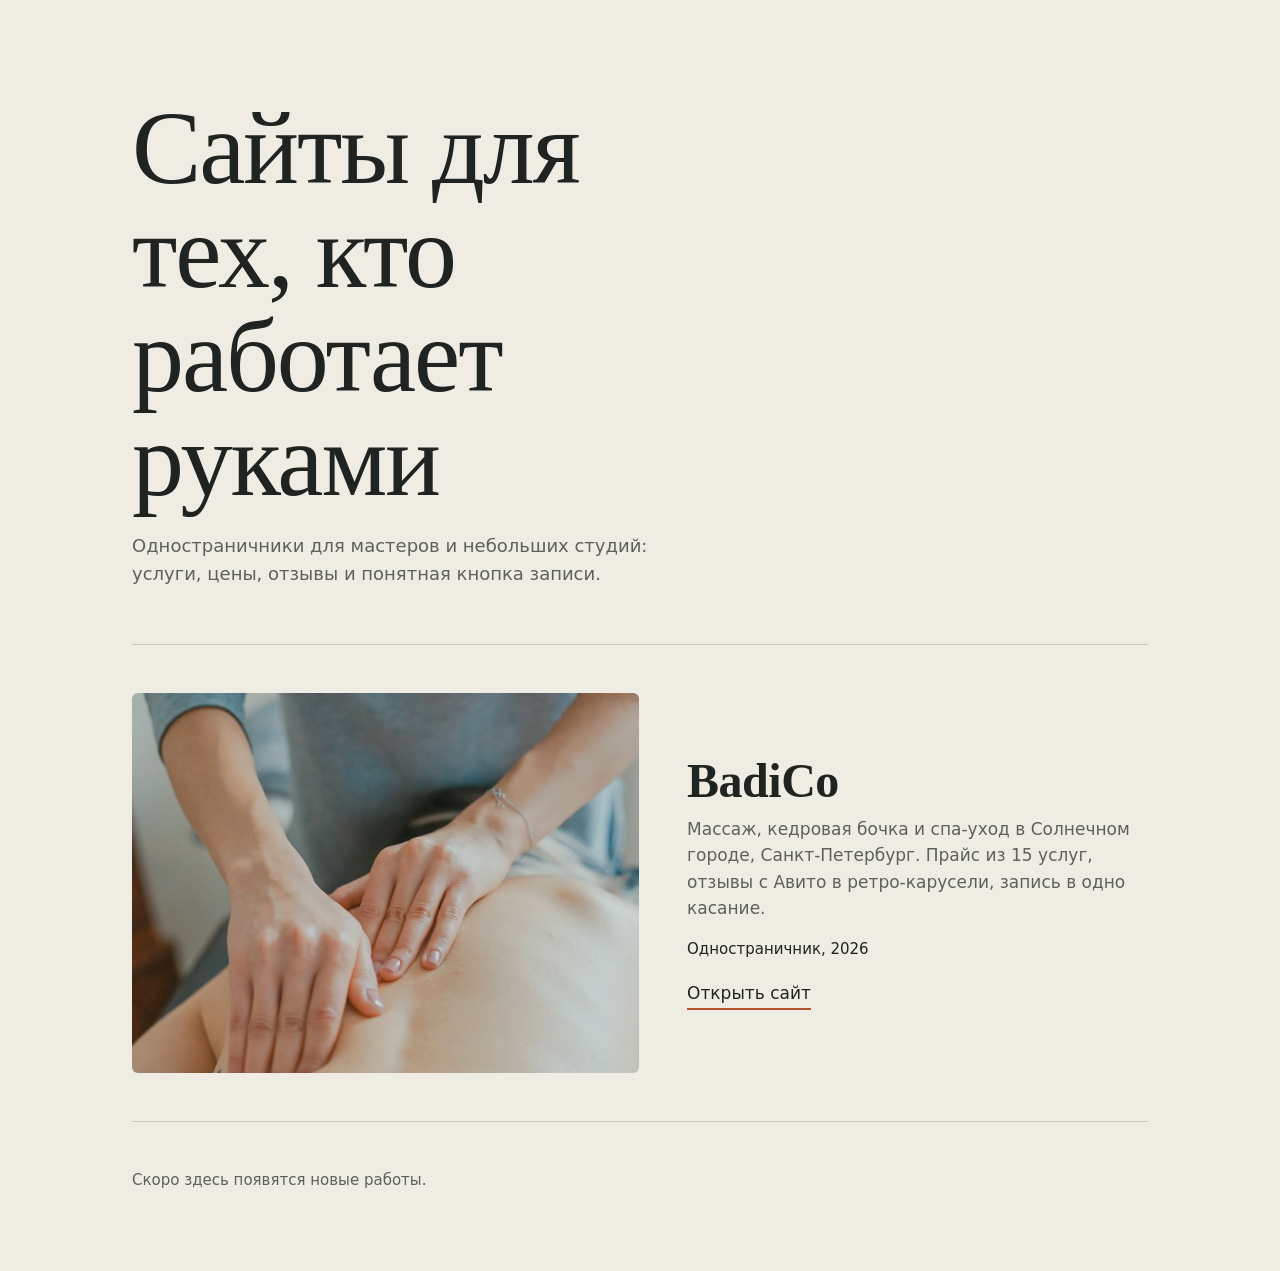
<file: index.html>
<!DOCTYPE html>
<html lang="ru">
<head>
  <meta charset="UTF-8">
  <meta http-equiv="Content-Security-Policy" content="default-src 'self'; style-src 'self' 'unsafe-inline' https://fonts.googleapis.com; font-src https://fonts.gstatic.com; img-src 'self' data:; script-src 'none'; object-src 'none'; base-uri 'self'; form-action 'none'">
  <meta name="referrer" content="strict-origin-when-cross-origin">
  <meta name="viewport" content="width=device-width, initial-scale=1">
  <title>Best websites – портфолио сайтов</title>
  <meta name="description" content="Сайты для мастеров и небольших студий: одностраничники с записью, ценами и отзывами.">
  <link rel="icon" href="data:image/svg+xml,%3Csvg xmlns='http://www.w3.org/2000/svg' viewBox='0 0 64 64'%3E%3Crect width='64' height='64' rx='14' fill='%231f2420'/%3E%3Cpath d='M18 44V20h12a8 8 0 0 1 0 16H18' fill='none' stroke='%23e9c46a' stroke-width='6'/%3E%3C/svg%3E">
  <link rel="preconnect" href="https://fonts.googleapis.com">
  <link rel="preconnect" href="https://fonts.gstatic.com" crossorigin>
  <link href="https://fonts.googleapis.com/css2?family=Literata:opsz,wght@7..72,400;7..72,600&family=Golos+Text:wght@400;500&display=swap" rel="stylesheet">
  <style>
    :root {
      --bg: #efece4;
      --ink: #1f2420;
      --soft: #5d6259;
      --line: #cfc9bb;
      --accent: #b5532f;
      --gutter: 16px;
    }
    * { box-sizing: border-box; }
    body {
      margin: 0; background: var(--bg); color: var(--ink);
      font: 400 17px/1.55 "Golos Text", system-ui, sans-serif;
      -webkit-font-smoothing: antialiased;
    }
    a { color: inherit; }
    :focus-visible { outline: 3px solid var(--accent); outline-offset: 4px; }
    .wrap { max-width: 1080px; margin: 0 auto; padding: 0 var(--gutter); }

    header { padding: 56px 0 40px; border-bottom: 1px solid var(--line); }
    h1 {
      font: 400 clamp(44px, 10vw, 104px)/1 "Literata", Georgia, serif;
      letter-spacing: -.02em; margin: 0 0 20px; max-width: 12ch;
    }
    .lead { color: var(--soft); max-width: 46ch; margin: 0; font-size: 18px; }

    .works { list-style: none; margin: 0; padding: 0; }
    .work { border-bottom: 1px solid var(--line); }
    .work a {
      display: grid; gap: 20px; padding: 32px 0; text-decoration: none;
    }
    .work img {
      display: block; width: 100%; height: auto; aspect-ratio: 4 / 3; object-fit: cover; object-position: center 40%; border-radius: 6px;
      transition: transform .5s cubic-bezier(.2,.7,.2,1);
    }
    .work h2 {
      font: 600 clamp(30px, 6vw, 48px)/1.05 "Literata", Georgia, serif;
      margin: 0 0 10px; letter-spacing: -.01em;
    }
    .work p { margin: 0 0 14px; color: var(--soft); max-width: 44ch; }
    .work .meta { font-size: 15px; color: var(--ink); }
    .work .go {
      display: inline-block; margin-top: 18px; font-weight: 500;
      border-bottom: 2px solid var(--accent); padding-bottom: 2px;
    }
    @media (hover: hover) {
      .work a:hover img { transform: scale(1.02); }
      .work a:hover .go { color: var(--accent); }
    }

    .next { padding: 32px 0 64px; color: var(--soft); font-size: 15px; }

    @media (min-width: 768px) {
      :root { --gutter: 32px; }
      header { padding: 96px 0 56px; }
      .work a { grid-template-columns: 1.1fr 1fr; gap: 48px; align-items: center; padding: 48px 0; }
    }
    @media (prefers-reduced-motion: reduce) { .work img { transition: none; } }
  </style>
</head>
<body>
  <main class="wrap">
    <header>
      <h1>Сайты для тех, кто работает руками</h1>
      <p class="lead">Одностраничники для мастеров и небольших студий: услуги, цены, отзывы и понятная кнопка записи.</p>
    </header>

    <ul class="works">
      <li class="work">
        <a href="https://massazh-badico.vercel.app/">
          <img src="massazh-arina/img/massazh-ruki-700.jpg" width="700" height="1050" alt="Сайт BadiCo: руки мастера массируют спину">
          <div>
            <h2>BadiCo</h2>
            <p>Массаж, кедровая бочка и спа-уход в Солнечном городе, Санкт-Петербург. Прайс из 15 услуг, отзывы с Авито в ретро-карусели, запись в одно касание.</p>
            <span class="meta">Одностраничник, 2026</span><br>
            <span class="go">Открыть сайт</span>
          </div>
        </a>
      </li>
    </ul>

    <p class="next">Скоро здесь появятся новые работы.</p>
  </main>
</body>
</html>
</file>
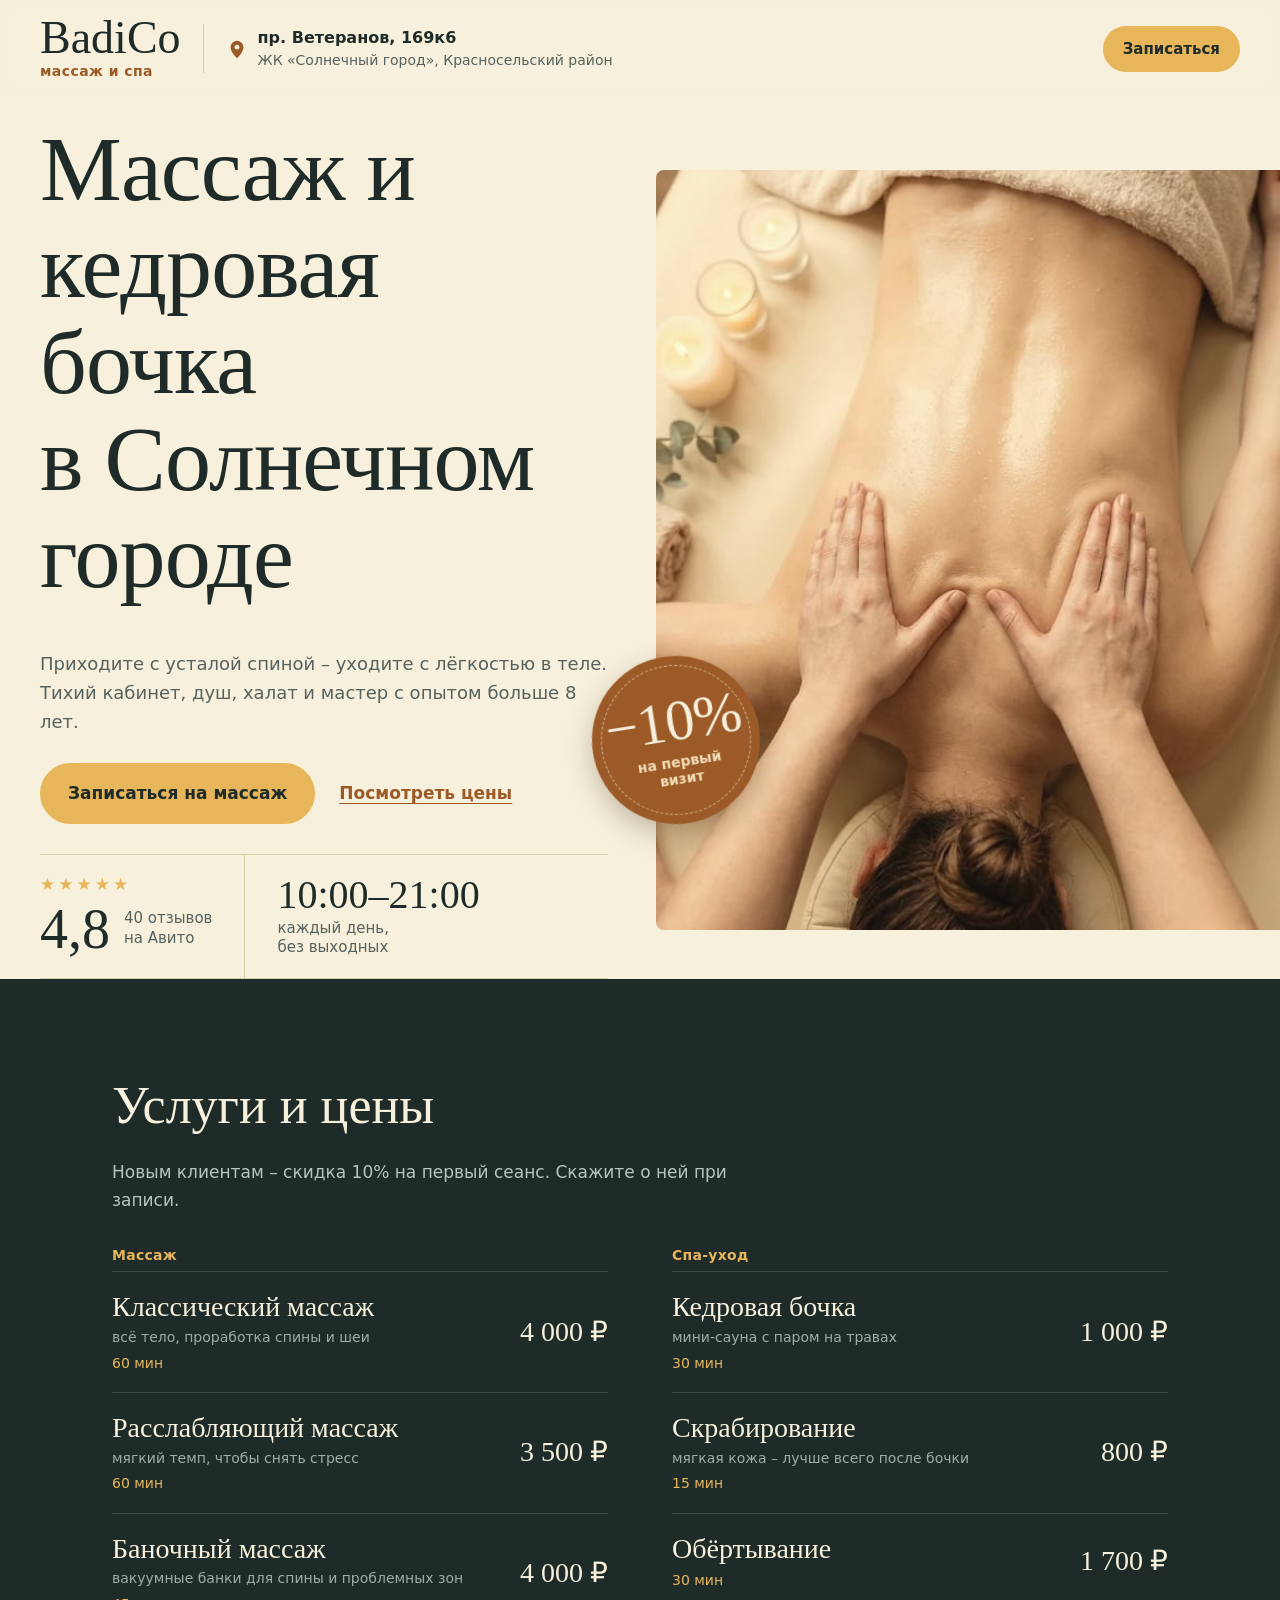
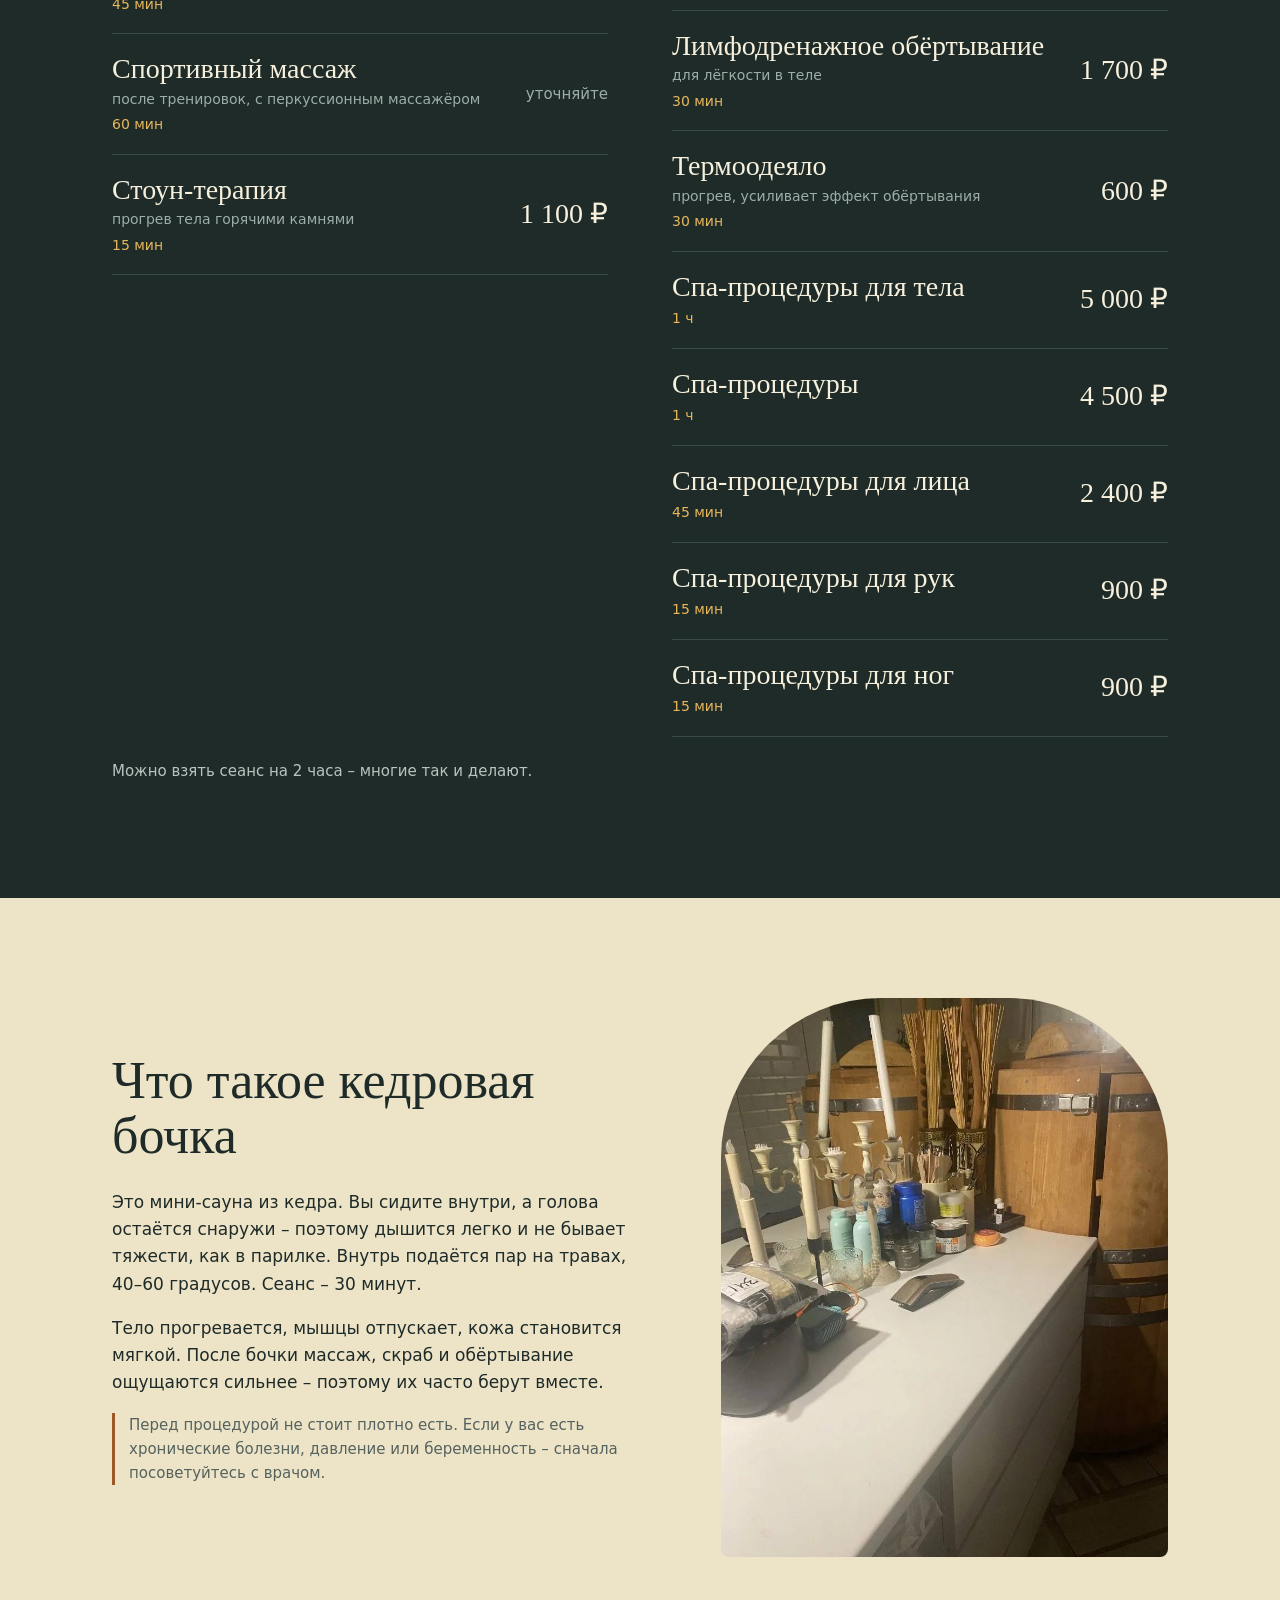
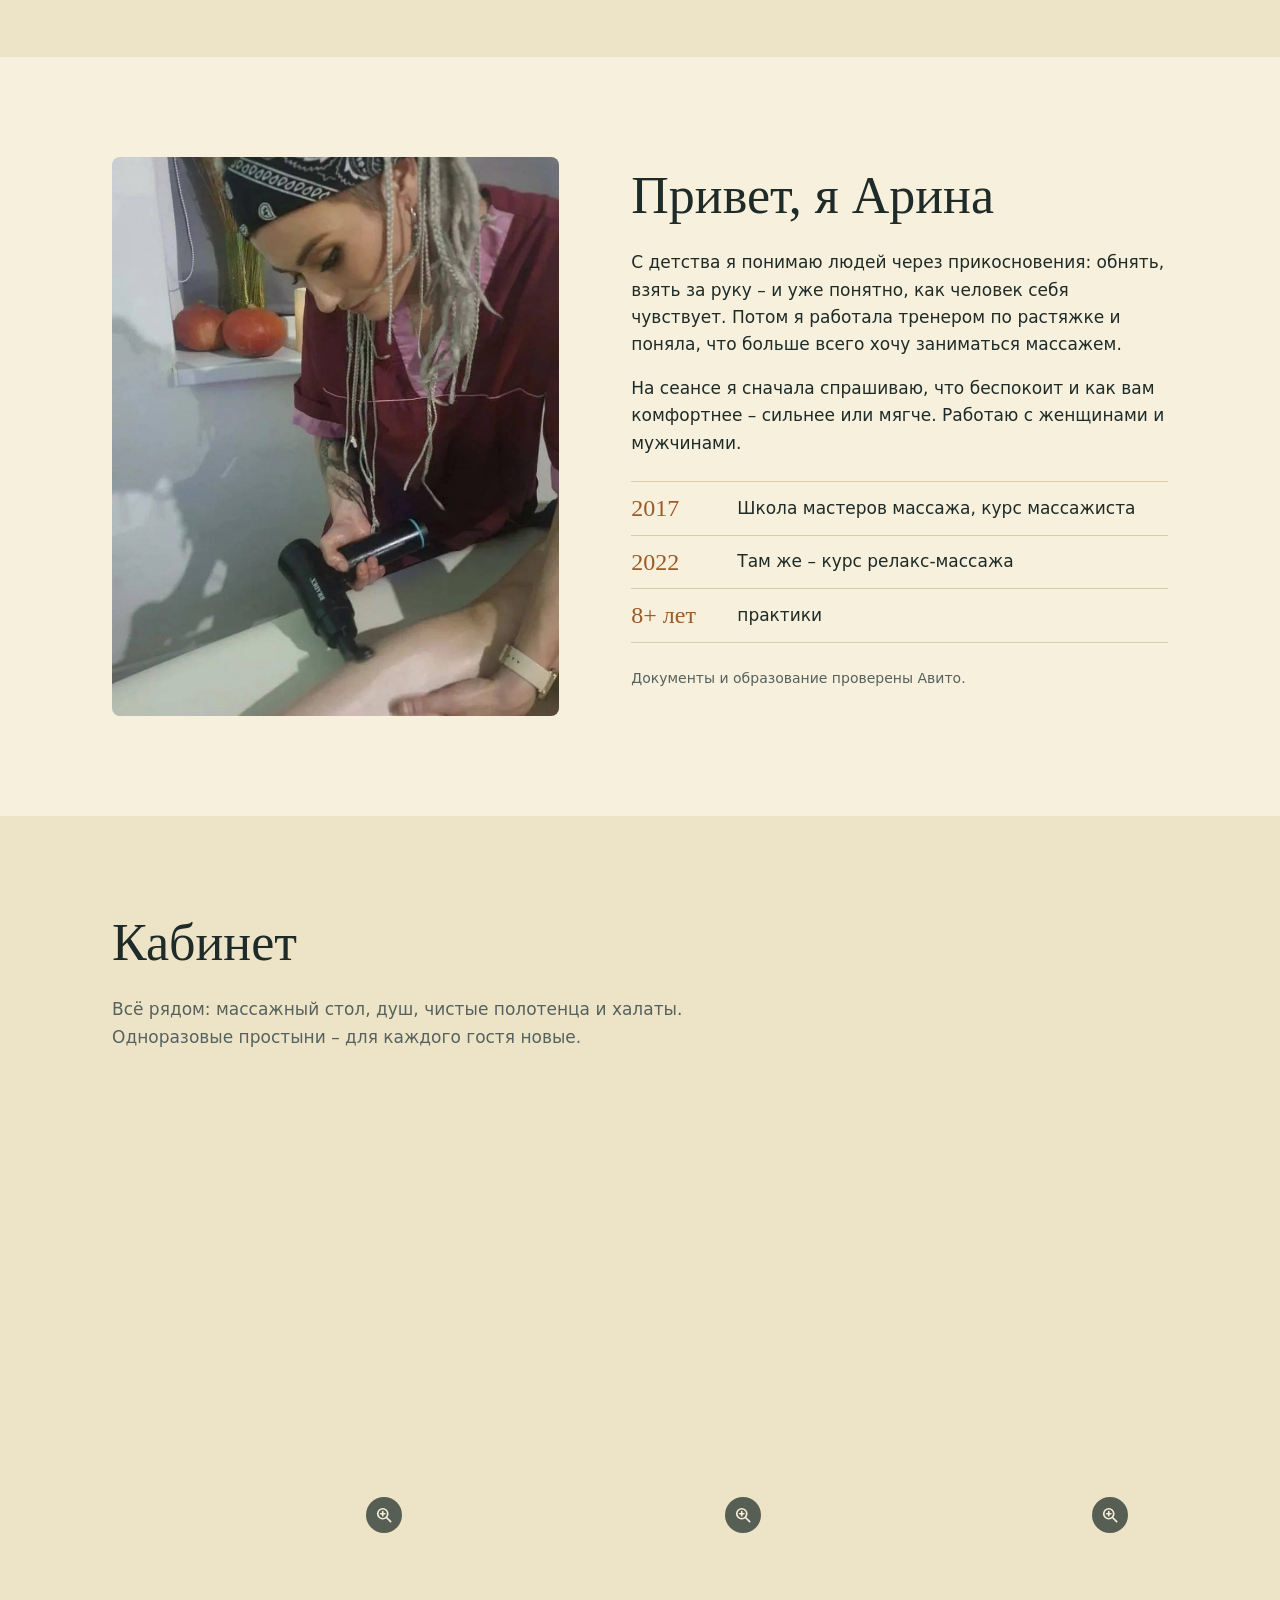
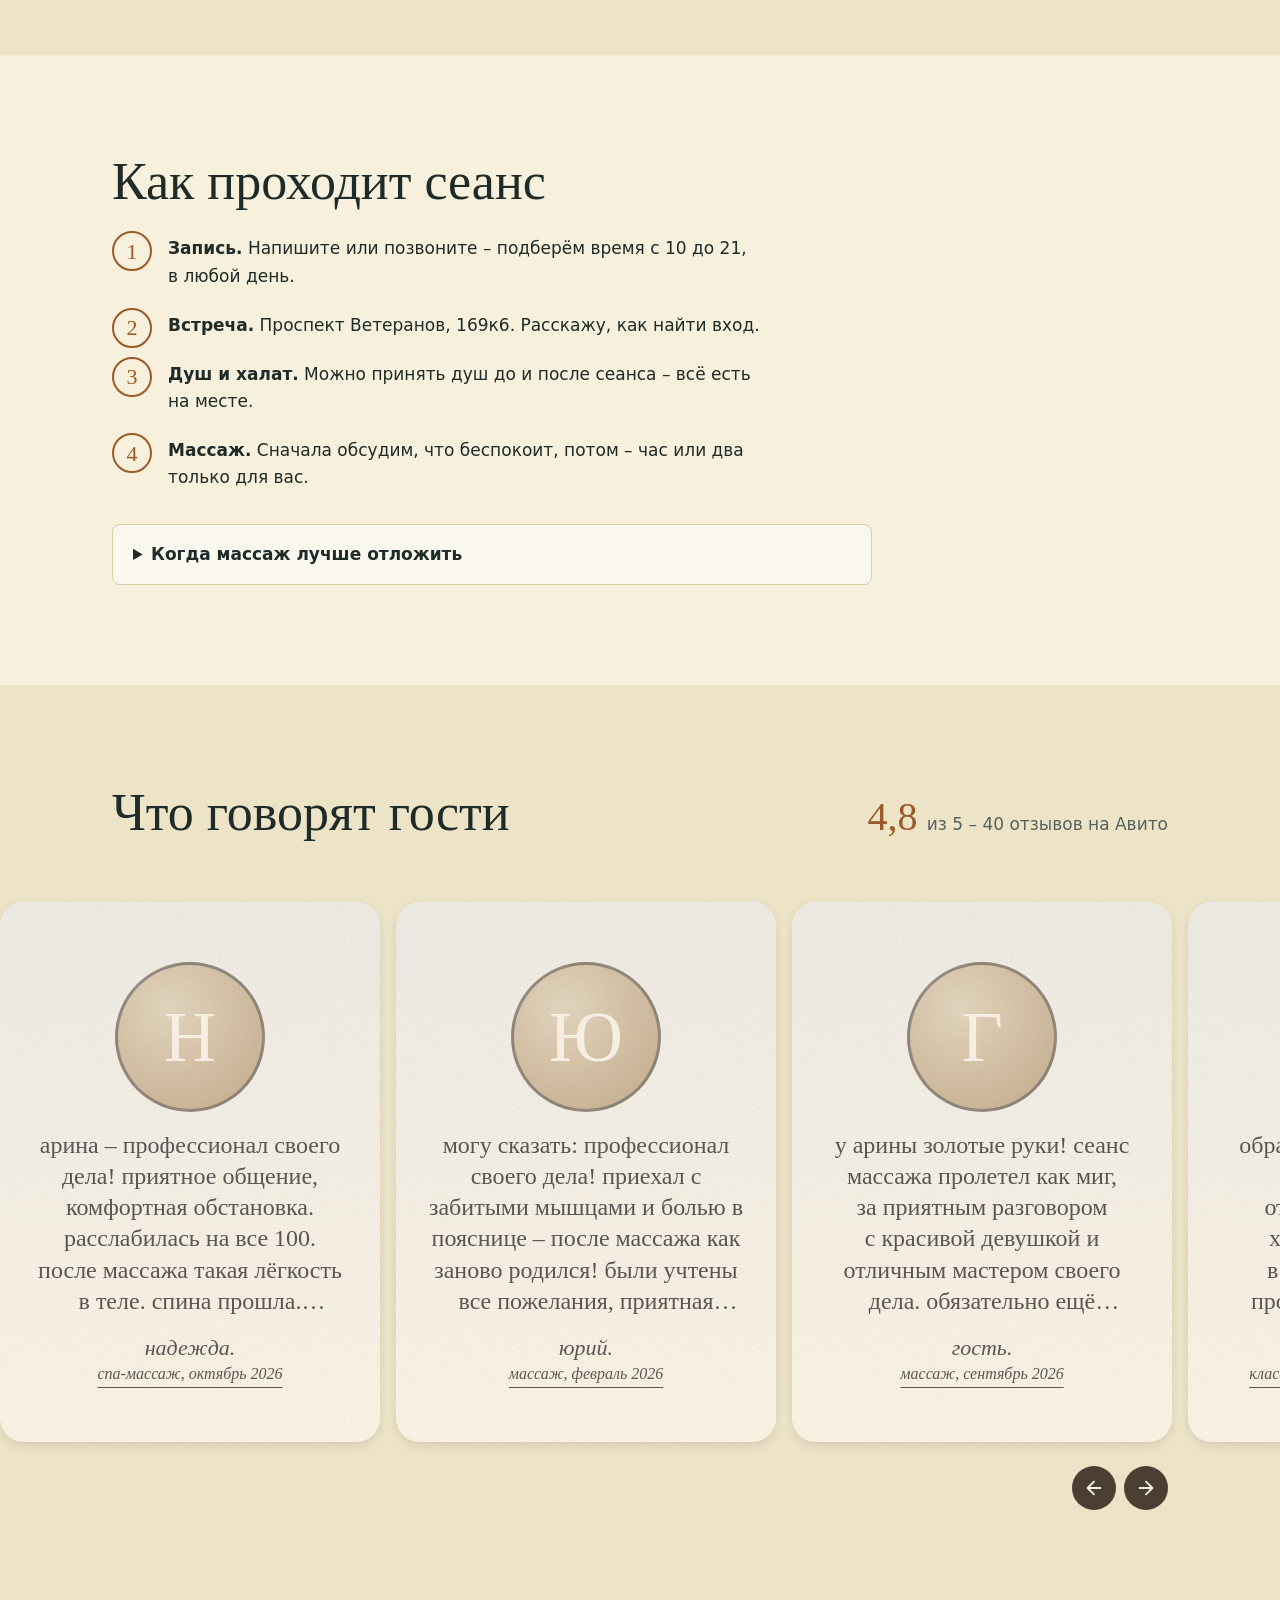
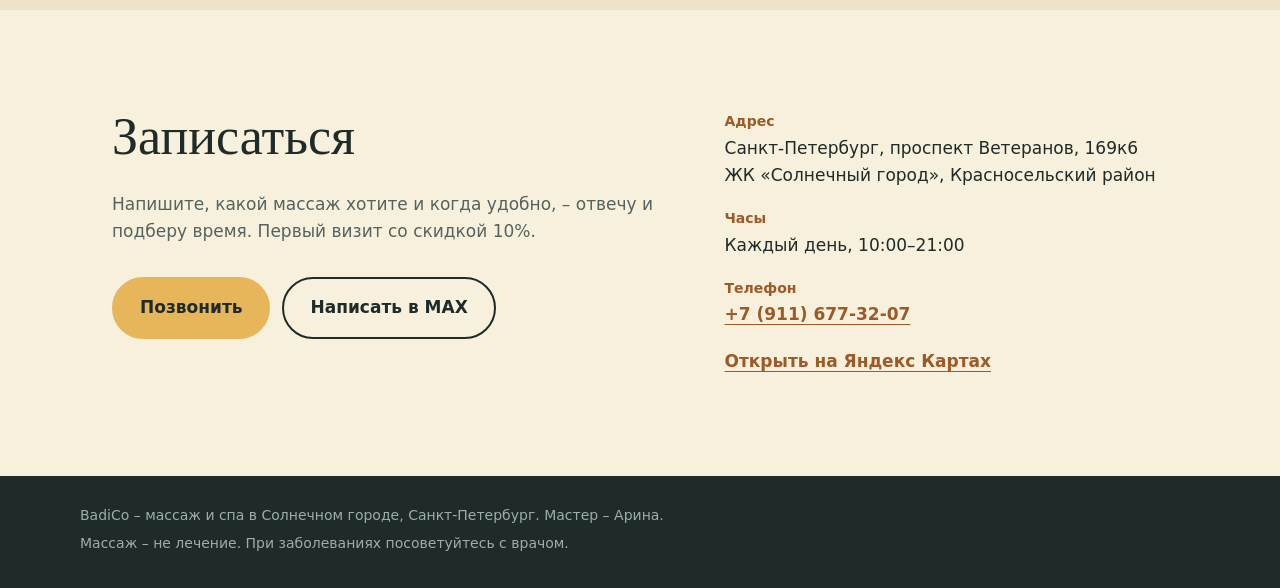
<file: massazh-arina/index.html>
<!DOCTYPE html>
<html lang="ru">
<head>
  <meta charset="UTF-8">
  <meta http-equiv="Content-Security-Policy" content="default-src 'self'; script-src 'self'; style-src 'self' https://fonts.googleapis.com; font-src https://fonts.gstatic.com; img-src 'self' data:; connect-src 'self'; object-src 'none'; base-uri 'self'; form-action 'none'">
  <meta name="referrer" content="strict-origin-when-cross-origin">
  <meta name="viewport" content="width=device-width, initial-scale=1">
  <title>BadiCo – массаж и кедровая бочка в Солнечном городе, СПб</title>
  <meta name="description" content="BadiCo – классический, расслабляющий и баночный массаж, кедровая бочка и спа-уход у мастера Арины. Проспект Ветеранов, 169к6, ЖК «Солнечный город», Санкт-Петербург. Ежедневно 10:00–21:00. Скидка 10% на первый визит.">
  <link rel="icon" href="img/favicon.svg" type="image/svg+xml">
  <link rel="preconnect" href="https://fonts.googleapis.com">
  <link rel="preconnect" href="https://fonts.gstatic.com" crossorigin>
  <link href="https://fonts.googleapis.com/css2?family=Forum&family=Manrope:wght@400;500;700&display=swap" rel="stylesheet">
  <link rel="stylesheet" href="css/style.css">
</head>
<body>

<header class="top">
  <div class="brand">
    <a class="logo" href="#">BadiCo<span>массаж и спа</span></a>
    <a class="brand__place" href="https://yandex.ru/maps/?text=%D0%A1%D0%B0%D0%BD%D0%BA%D1%82-%D0%9F%D0%B5%D1%82%D0%B5%D1%80%D0%B1%D1%83%D1%80%D0%B3%2C%20%D0%BF%D1%80%D0%BE%D1%81%D0%BF%D0%B5%D0%BA%D1%82%20%D0%92%D0%B5%D1%82%D0%B5%D1%80%D0%B0%D0%BD%D0%BE%D0%B2%2C%20169%D0%BA6" target="_blank" rel="noopener" aria-label="Проспект Ветеранов, 169к6, ЖК «Солнечный город» – открыть на Яндекс Картах">
      <svg class="brand__pin" viewBox="0 0 24 24" aria-hidden="true"><path d="M12 22s7-6.4 7-12a7 7 0 1 0-14 0c0 5.6 7 12 7 12Z"/><circle cx="12" cy="10" r="2.6"/></svg>
      <span><b>пр. Ветеранов, 169к6</b>ЖК «Солнечный город»<span class="brand__area">, Красносельский район</span></span>
    </a>
  </div>
  <a class="btn btn--small" href="#zapis">Записаться</a>
</header>

<main>

  <!-- Первый экран -->
  <section class="hero">
    <div class="hero__text">
      <h1>Массаж и кедровая бочка в&nbsp;Солнечном городе</h1>
      <p class="hero__lead">Приходите с усталой спиной – уходите с лёгкостью в теле. Тихий кабинет, душ, халат и мастер с опытом больше 8 лет.</p>
      <div class="hero__actions">
        <a class="btn" href="#zapis">Записаться на массаж</a>
        <a class="link" href="#ceny">Посмотреть цены</a>
      </div>
      <div class="hero__facts">
        <a class="fact fact--rating" href="#otzyvy">
          <span class="fact__stars" aria-hidden="true">★★★★★</span>
          <span class="fact__big">4,8</span>
          <span class="fact__note">40 отзывов<br>на Авито</span>
        </a>
        <div class="fact fact--hours">
          <span class="fact__big">10:00–21:00</span>
          <span class="fact__note">каждый день,<br>без выходных</span>
        </div>
      </div>
    </div>
    <figure class="hero__photo">
      <img
        src="img/massazh-spina.jpg"
        width="572" height="1024"
        alt="Женщина лежит на массажном столе, руки мастера массируют ей спину, рядом горят свечи"
        fetchpriority="high">
      <figcaption class="seal">
        <span class="seal__big">−10%</span>
        <span class="seal__note">на первый<br>визит</span>
      </figcaption>
    </figure>
  </section>

  <!-- Услуги и цены -->
  <section class="section prices" id="ceny">
    <div class="wrap">
      <h2>Услуги и цены</h2>
      <p class="section__lead">Новым клиентам – скидка 10% на первый сеанс. Скажите о ней при записи.</p>

      <div class="price-groups">
        <div class="price-group">
          <h3>Массаж</h3>
          <ul class="price-list">
            <li>
              <div class="price-list__name">Классический массаж<small>всё тело, проработка спины и шеи</small></div>
              <span class="price-list__time">60 мин</span>
              <span class="price-list__price">4 000 ₽</span>
            </li>
            <li>
              <div class="price-list__name">Расслабляющий массаж<small>мягкий темп, чтобы снять стресс</small></div>
              <span class="price-list__time">60 мин</span>
              <span class="price-list__price">3 500 ₽</span>
            </li>
            <li>
              <div class="price-list__name">Баночный массаж<small>вакуумные банки для спины и проблемных зон</small></div>
              <span class="price-list__time">45 мин</span>
              <span class="price-list__price">4 000 ₽</span>
            </li>
            <li>
              <div class="price-list__name">Спортивный массаж<small>после тренировок, с перкуссионным массажёром</small></div>
              <span class="price-list__time">60 мин</span>
              <!-- ЗАГЛУШКА: уточнить цену -->
              <span class="price-list__price price-list__price--ask">уточняйте</span>
            </li>
            <li>
              <div class="price-list__name">Стоун-терапия<small>прогрев тела горячими камнями</small></div>
              <span class="price-list__time">15 мин</span>
              <span class="price-list__price">1 100 ₽</span>
            </li>
          </ul>
        </div>

        <div class="price-group">
          <h3>Спа-уход</h3>
          <ul class="price-list">
            <li>
              <div class="price-list__name">Кедровая бочка<small>мини-сауна с паром на травах</small></div>
              <span class="price-list__time">30 мин</span>
              <span class="price-list__price">1 000 ₽</span>
            </li>
            <li>
              <div class="price-list__name">Скрабирование<small>мягкая кожа – лучше всего после бочки</small></div>
              <span class="price-list__time">15 мин</span>
              <span class="price-list__price">800 ₽</span>
            </li>
            <li>
              <div class="price-list__name">Обёртывание</div>
              <span class="price-list__time">30 мин</span>
              <span class="price-list__price">1 700 ₽</span>
            </li>
            <li>
              <div class="price-list__name">Лимфодренажное обёртывание<small>для лёгкости в теле</small></div>
              <span class="price-list__time">30 мин</span>
              <span class="price-list__price">1 700 ₽</span>
            </li>
            <li>
              <div class="price-list__name">Термоодеяло<small>прогрев, усиливает эффект обёртывания</small></div>
              <span class="price-list__time">30 мин</span>
              <span class="price-list__price">600 ₽</span>
            </li>
            <li>
              <div class="price-list__name">Спа-процедуры для тела</div>
              <span class="price-list__time">1 ч</span>
              <span class="price-list__price">5 000 ₽</span>
            </li>
            <li>
              <div class="price-list__name">Спа-процедуры</div>
              <span class="price-list__time">1 ч</span>
              <span class="price-list__price">4 500 ₽</span>
            </li>
            <li>
              <div class="price-list__name">Спа-процедуры для лица</div>
              <span class="price-list__time">45 мин</span>
              <span class="price-list__price">2 400 ₽</span>
            </li>
            <li>
              <div class="price-list__name">Спа-процедуры для рук</div>
              <span class="price-list__time">15 мин</span>
              <span class="price-list__price">900 ₽</span>
            </li>
            <li>
              <div class="price-list__name">Спа-процедуры для ног</div>
              <span class="price-list__time">15 мин</span>
              <span class="price-list__price">900 ₽</span>
            </li>
          </ul>
        </div>
      </div>
<p class="prices__note">Можно взять сеанс на 2 часа – многие так и делают.</p>
    </div>
  </section>

  <!-- Кедровая бочка -->
  <section class="section barrel">
    <div class="wrap barrel__grid">
      <div class="barrel__text">
        <h2>Что такое кедровая бочка</h2>
        <p>Это мини-сауна из кедра. Вы сидите внутри, а голова остаётся снаружи – поэтому дышится легко и не бывает тяжести, как в парилке. Внутрь подаётся пар на травах, 40–60 градусов. Сеанс – 30 минут.</p>
        <p>Тело прогревается, мышцы отпускает, кожа становится мягкой. После бочки массаж, скраб и обёртывание ощущаются сильнее – поэтому их часто берут вместе.</p>
        <p class="barrel__warn">Перед процедурой не стоит плотно есть. Если у вас есть хронические болезни, давление или беременность – сначала посоветуйтесь с врачом.</p>
      </div>
      <img class="barrel__img" src="img/stol-bochki.jpg" width="827" height="1093" loading="lazy" alt="Кедровые бочки, свечи, веники и масла для процедур">
    </div>
  </section>

  <!-- Обо мне -->
  <section class="section about" id="obo-mne">
    <div class="wrap about__grid">
      <img class="about__img" src="img/arina.jpg" width="826" height="1089" loading="lazy" alt="Арина делает массаж ног перкуссионным массажёром">
      <div class="about__text">
        <h2>Привет, я Арина</h2>
        <p>С детства я понимаю людей через прикосновения: обнять, взять за руку – и уже понятно, как человек себя чувствует. Потом я работала тренером по растяжке и поняла, что больше всего хочу заниматься массажем.</p>
        <p>На сеансе я сначала спрашиваю, что беспокоит и как вам комфортнее – сильнее или мягче. Работаю с женщинами и мужчинами.</p>
        <dl class="about__list">
          <div><dt>2017</dt><dd>Школа мастеров массажа, курс массажиста</dd></div>
          <div><dt>2022</dt><dd>Там же – курс релакс-массажа</dd></div>
          <div><dt>8+ лет</dt><dd>практики</dd></div>
        </dl>
        <p class="about__check">Документы и образование проверены Авито.</p>
      </div>
    </div>
  </section>

  <!-- Фото кабинета -->
  <section class="section gallery">
    <div class="wrap">
      <h2>Кабинет</h2>
      <p class="section__lead">Всё рядом: массажный стол, душ, чистые полотенца и халаты. Одноразовые простыни – для каждого гостя новые.</p>
    </div>
    <div class="gallery__track" tabindex="0" aria-label="Фотографии кабинета, листайте вбок, нажмите на фото, чтобы увеличить">
      <button class="gallery__item" type="button"><img src="img/kabinet-bochka.jpg" width="827" height="1080" loading="lazy" alt="Кабинет Арины: кедровая бочка и два массажных стола"></button>
      <button class="gallery__item" type="button"><img src="img/massazhnyj-stol.jpg" width="827" height="1098" loading="lazy" alt="Массажный стол с одноразовой простынёй и полотенцами"></button>
      <button class="gallery__item" type="button"><img src="img/dush.jpg" width="827" height="1071" loading="lazy" alt="Душевая кабина рядом с массажным столом"></button>
      <button class="gallery__item" type="button"><img src="img/kabinet-obshchij.jpg" width="827" height="604" loading="lazy" alt="Кабинет: столик с маслами, свечи и кедровые бочки"></button>
      <button class="gallery__item" type="button"><img src="img/stol-bochki.jpg" width="827" height="1093" loading="lazy" alt="Кедровые бочки и банные веники"></button>
    </div>
    <!-- Фото кабинета крупно -->
    <dialog class="lightbox" aria-label="Фото кабинета крупно">
      <figure class="lightbox__figure">
        <img class="lightbox__img" alt="">
        <figcaption class="lightbox__caption"><span class="lightbox__text"></span><span class="lightbox__count"></span></figcaption>
      </figure>
      <button class="lightbox__btn lightbox__close" type="button" aria-label="Закрыть фото">
        <svg viewBox="0 0 24 24" aria-hidden="true"><path d="M6 6l12 12M18 6L6 18"/></svg>
      </button>
      <button class="lightbox__btn lightbox__prev" type="button" aria-label="Предыдущее фото">
        <svg viewBox="0 0 24 24" aria-hidden="true"><path d="M15 5l-7 7 7 7"/></svg>
      </button>
      <button class="lightbox__btn lightbox__next" type="button" aria-label="Следующее фото">
        <svg viewBox="0 0 24 24" aria-hidden="true"><path d="M9 5l7 7-7 7"/></svg>
      </button>
    </dialog>
  </section>

  <!-- Как проходит сеанс -->
  <section class="section steps">
    <div class="wrap">
      <h2>Как проходит сеанс</h2>
      <ol class="steps__list">
        <li><b>Запись.</b> Напишите или позвоните – подберём время с 10 до 21, в любой день.</li>
        <li><b>Встреча.</b> Проспект Ветеранов, 169к6. Расскажу, как найти вход.</li>
        <li><b>Душ и халат.</b> Можно принять душ до и после сеанса – всё есть на месте.</li>
        <li><b>Массаж.</b> Сначала обсудим, что беспокоит, потом – час или два только для вас.</li>
      </ol>
      <details class="contra">
        <summary>Когда массаж лучше отложить</summary>
        <p>Температура и простуда, острое воспаление, обострение хронических болезней, кожные высыпания в зоне массажа, тромбоз, онкология, беременность (без согласия врача). Если сомневаетесь – спросите меня при записи.</p>
      </details>
    </div>
  </section>

  <!-- Отзывы: карусель в ретро-стиле. Нажмите на карточку – отзыв откроется целиком -->
  <section class="section reviews" id="otzyvy">
    <div class="wrap">
      <div class="reviews__head">
        <h2>Что говорят гости</h2>
        <p class="reviews__score"><b>4,8</b> из 5 – 40 отзывов на Авито</p>
      </div>
    </div>

    <div class="carousel">
      <div class="carousel__track" tabindex="0" aria-label="Отзывы, листайте вбок">
        <button class="t-card" type="button" data-initial="Н">
          <span class="t-card__text">Арина – профессионал своего дела! Приятное общение, комфортная обстановка. Расслабилась на все 100. После массажа такая лёгкость в теле. Спина прошла. Рекомендую! Теперь буду постоянным клиентом.</span>
          <span class="t-card__name">Надежда</span>
          <span class="t-card__meta">спа-массаж, октябрь 2026</span>
        </button>
        <button class="t-card" type="button" data-initial="Ю">
          <span class="t-card__text">Могу сказать: профессионал своего дела! Приехал с забитыми мышцами и болью в пояснице – после массажа как заново родился! Были учтены все пожелания, приятная атмосфера. Огромное спасибо! Ещё не раз обращусь!</span>
          <span class="t-card__name">Юрий</span>
          <span class="t-card__meta">массаж, февраль 2026</span>
        </button>
        <button class="t-card" type="button" data-initial="Г">
          <span class="t-card__text">У Арины золотые руки! Сеанс массажа пролетел как миг, за приятным разговором с красивой девушкой и отличным мастером своего дела. Обязательно ещё вернусь!</span>
          <span class="t-card__name">Гость</span>
          <span class="t-card__meta">массаж, сентябрь 2026</span>
        </button>
        <button class="t-card" type="button" data-initial="Р">
          <span class="t-card__text">Обратился за классическим массажем, Арина отличный специалист. Хорошо расслабило и в то же время хорошо промяли спину. Спасибо!</span>
          <span class="t-card__name">Роман</span>
          <span class="t-card__meta">классический массаж, сентябрь 2026</span>
        </button>
        <button class="t-card" type="button" data-initial="Д">
          <span class="t-card__text">Шикарный мастер, два часа пролетели незаметно. После массажа ушёл расслабленный и счастливый, руки волшебные!</span>
          <span class="t-card__name">Дмитрий</span>
          <span class="t-card__meta">массаж 2 часа, май 2026</span>
        </button>
        <button class="t-card" type="button" data-initial="А">
          <span class="t-card__text">Делала спортивный массаж. Результатом очень довольна, рекомендую.</span>
          <span class="t-card__name">Анастасия</span>
          <span class="t-card__meta">спортивный массаж, июнь 2026</span>
        </button>
        <button class="t-card" type="button" data-initial="С">
          <span class="t-card__text">Услуга оказана в полном объёме, цена соответствует, мастер вежлива и тактична, всё понравилось. Сеанс проходил с утра, и весь день чувствую себя бодро. Спасибо мастеру!</span>
          <span class="t-card__name">Сергей</span>
          <span class="t-card__meta">массаж, сентябрь 2025</span>
        </button>
        <button class="t-card" type="button" data-initial="А">
          <span class="t-card__text">Замечательный мастер своего дела! Подкупает качество массажа, лёгкость в общении, возможность принять душ. Обязательно буду посещать!</span>
          <span class="t-card__name">Андрей</span>
          <span class="t-card__meta">массаж, декабрь 2025</span>
        </button>
        <button class="t-card" type="button" data-initial="Д">
          <span class="t-card__text">Спасибо за массаж! Было очень приятно. Чувствую себя как после отпуска – отдохнувшим, полным сил и энергии. Время пролетело на одном дыхании. Рекомендую!</span>
          <span class="t-card__name">Дмитрий</span>
          <span class="t-card__meta">массаж, апрель 2025</span>
        </button>
        <button class="t-card" type="button" data-initial="Д">
          <span class="t-card__text">Ходил на двухчасовой сеанс. Массаж отличный. Мастер общительная и приятная девушка. Рекомендую.</span>
          <span class="t-card__name">Дмитрий</span>
          <span class="t-card__meta">массаж 2 часа, февраль 2026</span>
        </button>
        <button class="t-card" type="button" data-initial="А">
          <span class="t-card__text">Спасибо огромное Арине. Расслабился и отдохнул. Рекомендую!</span>
          <span class="t-card__name">Александр</span>
          <span class="t-card__meta">массаж, июнь 2025</span>
        </button>
        <button class="t-card" type="button" data-initial="Н">
          <span class="t-card__text">Всё отлично, уютное место, внимательный мастер.</span>
          <span class="t-card__name">Николай</span>
          <span class="t-card__meta">массаж, декабрь 2024</span>
        </button>
      </div>

      <div class="carousel__nav wrap">
        <button class="carousel__btn" type="button" data-dir="-1" aria-label="Предыдущие отзывы" disabled>
          <svg viewBox="0 0 24 24" aria-hidden="true"><path d="M19 12H5M12 19l-7-7 7-7"/></svg>
        </button>
        <button class="carousel__btn" type="button" data-dir="1" aria-label="Следующие отзывы">
          <svg viewBox="0 0 24 24" aria-hidden="true"><path d="M5 12h14M12 5l7 7-7 7"/></svg>
        </button>
      </div>
    </div>

    <!-- Окно с полным отзывом -->
    <dialog class="t-modal" aria-label="Отзыв целиком">
      <div class="t-modal__box">
        <button class="t-modal__close" type="button" aria-label="Закрыть отзыв">
          <svg viewBox="0 0 24 24" aria-hidden="true"><path d="M18 6 6 18M6 6l12 12"/></svg>
        </button>
        <p class="t-modal__meta"></p>
        <p class="t-modal__name"></p>
        <svg class="t-modal__quote" viewBox="0 0 24 24" aria-hidden="true"><path d="M3 21c3 0 7-1 7-8V5c0-1.25-.76-2-2-2H4c-1.25 0-2 .75-2 1.97V11c0 1.25.75 2 2 2 1 0 1 0 1 1v1c0 1-1 2-2 2s-1 .01-1 1.03V20c0 1 0 1 1 1zM15 21c3 0 7-1 7-8V5c0-1.25-.76-2-2-2h-4c-1.25 0-2 .75-2 1.97V11c0 1.25.75 2 2 2h.75c0 2.25.25 4-2.75 4v3c0 1 0 1 1 1z"/></svg>
        <p class="t-modal__text"></p>
      </div>
    </dialog>
  </section>

<!-- Контакты и запись -->
  <section class="section contact" id="zapis">
    <div class="wrap contact__grid">
      <div>
        <h2>Записаться</h2>
        <p class="section__lead">Напишите, какой массаж хотите и когда удобно, – отвечу и подберу время. Первый визит со скидкой 10%.</p>
        <!-- ЗАГЛУШКА: заменить ссылку на MAX -->
        <div class="contact__buttons">
          <a class="btn" href="tel:+79116773207">Позвонить</a>
          <a class="btn btn--ghost" href="https://max.ru/USERNAME" target="_blank" rel="noopener">Написать в MAX</a>
        </div>
      </div>
      <dl class="contact__info">
        <div><dt>Адрес</dt><dd>Санкт-Петербург, проспект Ветеранов, 169к6<br>ЖК «Солнечный город», Красносельский район</dd></div>
        <div><dt>Часы</dt><dd>Каждый день, 10:00–21:00</dd></div>
        <div><dt>Телефон</dt><dd><a class="link" href="tel:+79116773207">+7 (911) 677-32-07</a></dd></div>
        <div><dd><a class="link" href="https://yandex.ru/maps/?text=%D0%A1%D0%B0%D0%BD%D0%BA%D1%82-%D0%9F%D0%B5%D1%82%D0%B5%D1%80%D0%B1%D1%83%D1%80%D0%B3%2C%20%D0%BF%D1%80%D0%BE%D1%81%D0%BF%D0%B5%D0%BA%D1%82%20%D0%92%D0%B5%D1%82%D0%B5%D1%80%D0%B0%D0%BD%D0%BE%D0%B2%2C%20169%D0%BA6" target="_blank" rel="noopener">Открыть на Яндекс Картах</a></dd></div>
      </dl>
    </div>
  </section>

</main>

<footer class="foot">
  <p>BadiCo – массаж и спа в Солнечном городе, Санкт-Петербург. Мастер – Арина.</p>
  <p>Массаж – не лечение. При заболеваниях посоветуйтесь с врачом.</p>
</footer>

<script src="js/main.js"></script>
</body>
</html>
</file>
<file: massazh-arina/css/style.css>
/* ===== Цвета и шрифты ===== */
:root {
  --steam: #f6f0dc;     /* фон – тёплый, чуть желтоватый */
  --mist: #ede4c8;      /* второй фон – как мёд на свету */
  --pine: #1e2b28;      /* основной текст – хвоя */
  --cedar: #9c5a28;     /* кедр – акцент */
  --honey: #e8b65a;     /* солнце – кнопки */
  --hoop: #3d4443;      /* стальной обруч бочки */
  --soft: #55625e;      /* второстепенный текст */

  --display: "Forum", Georgia, serif;
  --body: "Manrope", system-ui, sans-serif;

  --gutter: 16px;
  --max: 1120px;
}

*, *::before, *::after { box-sizing: border-box; }
html { scroll-behavior: smooth; }
body {
  margin: 0;
  background: var(--steam);
  color: var(--pine);
  font: 400 17px/1.6 var(--body);
  -webkit-font-smoothing: antialiased;
}
img { display: block; max-width: 100%; height: auto; }
a { color: inherit; }
h1, h2 { font-family: var(--display); font-weight: 400; line-height: 1.05; margin: 0 0 .5em; }
h2 { font-size: clamp(34px, 6vw, 52px); }
p { margin: 0 0 1em; max-width: 62ch; }
:focus-visible { outline: 3px solid var(--cedar); outline-offset: 3px; }

.wrap { max-width: var(--max); margin: 0 auto; padding: 0 var(--gutter); }
.section { padding: 72px 0; }
.section__lead { color: var(--soft); margin-bottom: 32px; }

/* ===== Кнопки ===== */
.btn {
  display: inline-block;
  padding: 15px 26px;
  background: var(--honey);
  color: var(--pine);
  font-weight: 700;
  text-decoration: none;
  border-radius: 999px;
  border: 2px solid var(--honey);
  transition: background .2s, border-color .2s;
}
.btn:hover { background: #f0c776; border-color: #f0c776; }
.btn--small { padding: 9px 18px; font-size: 15px; }
.btn--ghost { background: transparent; border-color: var(--pine); }
.btn--ghost:hover { background: var(--pine); border-color: var(--pine); color: var(--steam); }
.link { font-weight: 700; color: var(--cedar); text-underline-offset: 4px; }

/* ===== Шапка ===== */
.top {
  position: sticky; top: 0; z-index: 10;
  display: flex; justify-content: space-between; align-items: center;
  padding: 12px var(--gutter);
  background: rgba(246, 240, 220, .92);
  backdrop-filter: blur(8px);
}
.top { flex-wrap: wrap; row-gap: 8px; }
.brand { display: contents; }
.logo { font-family: var(--display); font-size: 38px; text-decoration: none; line-height: .95; }
.logo span { display: block; font: 600 13px/1.4 var(--body); color: var(--cedar); letter-spacing: .03em; margin-top: 2px; }

/* Адрес рядом с логотипом – ссылка на карту */
.brand__place {
  order: 3; flex-basis: 100%;
  display: flex; align-items: center; gap: 8px;
  padding-top: 8px; border-top: 1px solid #d9cda8;
  font-size: 13px; line-height: 1.3; color: var(--soft); text-decoration: none;
}
.brand__place b { font-weight: 700; color: var(--pine); margin-right: 6px; }
.brand__place span { white-space: nowrap; overflow: hidden; text-overflow: ellipsis; }
.brand__pin { flex: none; width: 18px; height: 18px; fill: var(--cedar); }
.brand__pin circle { fill: var(--steam); }
.brand__place:hover b { color: var(--cedar); text-decoration: underline; text-underline-offset: 3px; }

@media (min-width: 768px) {
  .top { flex-wrap: nowrap; }
  .brand { display: flex; align-items: center; gap: 22px; }
  .logo { font-size: 46px; }
  .logo span { font-size: 14px; }
  .brand__place {
    order: 0; flex-basis: auto;
    padding: 4px 0 4px 22px; border-top: 0; border-left: 1px solid #d9cda8;
    font-size: 14px; gap: 10px;
  }
  .brand__place b { display: block; font-size: 16px; margin: 0 0 2px; }
  .brand__place span { white-space: normal; }
  .brand__pin { width: 22px; height: 22px; }
}

/* ===== Первый экран ===== */
.hero { display: grid; gap: 28px; padding: 24px 0 0; }
.hero__text { padding: 0 var(--gutter); }
.hero h1 { font-size: clamp(44px, 11vw, 92px); letter-spacing: -.01em; }
.hero__lead { font-size: 18px; color: var(--soft); }
.hero__actions { display: flex; flex-wrap: wrap; align-items: center; gap: 14px 24px; margin: 26px 0 30px; }

/* Рейтинг и часы работы */
.hero__facts {
  display: grid; grid-template-columns: auto 1fr; align-items: stretch;
  border-top: 1px solid #d9cda8; border-bottom: 1px solid #d9cda8;
}
.fact {
  display: grid; grid-template-columns: auto 1fr; align-items: center; column-gap: 12px;
  padding: 16px 0; color: var(--pine); text-decoration: none;
}
.fact--hours { padding-left: 18px; margin-left: 18px; border-left: 1px solid #d9cda8; }
.fact__stars { grid-column: 1 / -1; color: var(--honey); font-size: 15px; letter-spacing: 3px; line-height: 1; margin-bottom: 6px; }
.fact__big { font-family: var(--display); font-size: 40px; line-height: 1; }
.fact--hours .fact__big { grid-column: 1 / -1; font-size: 30px; margin-bottom: 4px; }
.fact--hours .fact__note { grid-column: 1 / -1; }
.fact__note { font-size: 14px; line-height: 1.3; color: var(--soft); }
.fact--rating:hover .fact__note { color: var(--cedar); }
@media (min-width: 1024px) {
  .fact { padding: 20px 0; column-gap: 14px; }
  .fact--hours { padding-left: 32px; margin-left: 32px; }
  .fact__big { font-size: 56px; }
  .fact--hours .fact__big { font-size: 40px; }
  .fact__note { font-size: 15px; }
  .fact__stars { font-size: 17px; }
}

.hero__photo { margin: 0; position: relative; }
.hero__photo img { width: 100%; height: 72vh; min-height: 420px; max-height: 760px; object-fit: cover; object-position: center 45%; }

/* Печать «−10%» на фото */
.seal {
  position: absolute; top: 20px; right: 16px;
  width: 128px; height: 128px; border-radius: 50%;
  display: flex; flex-direction: column; align-items: center; justify-content: center;
  background: var(--cedar); color: var(--steam); text-align: center;
  transform: rotate(-9deg);
  box-shadow: 0 10px 28px rgba(60, 32, 10, .28);
}
.seal::before {
  content: ""; position: absolute; inset: 7px; border-radius: 50%;
  border: 1.5px dashed rgba(246, 240, 220, .6);
}
.seal__big { font-family: var(--display); font-size: 42px; line-height: 1; letter-spacing: -.01em; }
.seal__note { font-size: 12px; font-weight: 700; line-height: 1.2; margin-top: 4px; color: #f3dfb7; }
@media (min-width: 1024px) {
  .seal { width: 168px; height: 168px; top: auto; bottom: 14%; right: auto; left: -64px; }
  .seal::before { inset: 9px; }
  .seal__big { font-size: 58px; }
  .seal__note { font-size: 14px; }
}
@media (prefers-reduced-motion: no-preference) {
  .seal { animation: seal-in .7s cubic-bezier(.2, .9, .3, 1.3) .3s both; }
  @keyframes seal-in { from { opacity: 0; transform: rotate(-30deg) scale(.6); } to { opacity: 1; transform: rotate(-9deg) scale(1); } }
}

/* ===== Цены ===== */
.prices { background: var(--pine); color: var(--steam); }
.prices .section__lead { color: #b9c4c0; }
[id] { scroll-margin-top: 124px; }
.price-groups { display: grid; gap: 40px; }
.price-group h3 { margin: 0 0 6px; font: 700 14px/1.4 var(--body); color: var(--honey); letter-spacing: .02em; }
.price-list { list-style: none; margin: 0; padding: 0; border-top: 1px solid #3a4a46; }
.price-list li {
  display: grid; grid-template-columns: 1fr auto; gap: 4px 16px;
  padding: 18px 0; border-bottom: 1px solid #3a4a46;
}
.price-list__name { font-family: var(--display); font-size: 25px; line-height: 1.2; }
.price-list__name small { display: block; font: 400 14px/1.4 var(--body); color: #9fada9; margin-top: 4px; }
.price-list__time { grid-column: 1; grid-row: 2; font-size: 14px; color: var(--honey); }
.price-list__price { grid-column: 2; grid-row: 1 / span 2; align-self: center; font-family: var(--display); font-size: 28px; white-space: nowrap; }
.price-list__price--ask { font: 500 15px var(--body); color: #9fada9; }
.prices__note { margin-top: 22px; color: #b9c4c0; font-size: 15px; }

/* ===== Кедровая бочка ===== */
.barrel { background: var(--mist); }
.barrel__grid { display: grid; gap: 32px; }
.barrel__img { width: 100%; aspect-ratio: 4 / 5; object-fit: cover; border-radius: 160px 160px 8px 8px; }
.barrel__warn { border-left: 3px solid var(--cedar); padding-left: 14px; font-size: 15px; color: var(--soft); }

/* ===== Обо мне ===== */
.about__grid { display: grid; gap: 32px; }
.about__img { width: 100%; aspect-ratio: 4 / 5; object-fit: cover; object-position: center 20%; border-radius: 8px; }
.about__list { margin: 24px 0; display: grid; gap: 0; border-top: 1px solid #d9cda8; }
.about__list div { display: grid; grid-template-columns: 90px 1fr; gap: 16px; padding: 12px 0; border-bottom: 1px solid #d9cda8; }
.about__list dt { font-family: var(--display); font-size: 24px; color: var(--cedar); line-height: 1.2; }
.about__list dd { margin: 0; align-self: center; }
.about__check { font-size: 14px; color: var(--soft); }

/* ===== Галерея ===== */
.gallery { background: var(--mist); }
.gallery__track {
  display: flex; gap: 12px; overflow-x: auto; scroll-snap-type: x mandatory;
  padding: 0 var(--gutter) 12px; scrollbar-width: thin;
}
.gallery__track img {
  flex: 0 0 auto; height: 380px; width: auto; max-width: 82vw; object-fit: cover;
  scroll-snap-align: start; border-radius: 8px;
}

/* ===== Шаги ===== */
.steps__list { list-style: none; counter-reset: s; margin: 0 0 32px; padding: 0; display: grid; gap: 22px; }
.steps__list li { counter-increment: s; position: relative; padding-left: 56px; max-width: 60ch; }
.steps__list li::before {
  content: counter(s); position: absolute; left: 0; top: -4px;
  width: 40px; height: 40px; border-radius: 50%;
  display: grid; place-items: center;
  border: 2px solid var(--cedar); color: var(--cedar);
  font-family: var(--display); font-size: 22px;
}
.contra { border: 1px solid #d9cda8; border-radius: 8px; padding: 16px 20px; max-width: 760px; background: #fff8; }
.contra summary { cursor: pointer; font-weight: 700; }
.contra p { margin: 12px 0 0; color: var(--soft); font-size: 15px; }

/* ===== Отзывы: ретро-карусель ===== */
.reviews { background: var(--mist); }
.reviews__head { margin-bottom: 8px; }
.reviews__score { color: var(--soft); }
.reviews__score b { font-family: var(--display); font-weight: 400; font-size: 40px; color: var(--cedar); margin-right: 4px; }

:root {
  --paper-1: #f2f0eb;
  --paper-2: #fff9eb;
  --sepia-ink: rgba(31, 27, 29, .72);
  --bark: #4b3f33;
  /* фактура бумаги – нарисована кодом, без внешних картинок */
  --paper-grain: url("data:image/svg+xml,%3Csvg xmlns='http://www.w3.org/2000/svg' width='240' height='240'%3E%3Cfilter id='n'%3E%3CfeTurbulence type='fractalNoise' baseFrequency='.85' numOctaves='3' stitchTiles='stitch'/%3E%3CfeColorMatrix values='0 0 0 0 .35 0 0 0 0 .27 0 0 0 0 .18 0 0 0 .55 0'/%3E%3C/filter%3E%3Crect width='100%25' height='100%25' filter='url(%23n)'/%3E%3C/svg%3E");
}

.carousel__track {
  display: flex; gap: 16px;
  overflow-x: auto; scroll-snap-type: x mandatory; scroll-behavior: smooth;
  scrollbar-width: none;
  padding: 28px var(--gutter) 24px;
}
.carousel__track::-webkit-scrollbar { display: none; }

.t-card {
  position: relative; flex: 0 0 auto;
  width: 300px; height: 480px;
  display: flex; flex-direction: column; align-items: center; justify-content: center;
  padding: 24px 22px; border: 0; border-radius: 24px;
  background: linear-gradient(var(--paper-1), var(--paper-2));
  box-shadow: 0 4px 10px rgba(75, 63, 51, .14);
  color: var(--sepia-ink); font-family: var(--display); text-align: center;
  cursor: pointer; overflow: hidden; scroll-snap-align: start;
  transition: transform .3s ease-out;
}
.t-card::before { /* фактура */
  content: ""; position: absolute; inset: 0; opacity: .3;
  background-image: var(--paper-grain);
}
.t-card::after { /* круглое «фото» с инициалом, в сепии */
  content: attr(data-initial); order: -1; position: relative;
  width: 90px; height: 90px; flex: none; border-radius: 50%;
  display: grid; place-items: center;
  border: 3px solid rgba(59, 59, 59, .6);
  background: radial-gradient(circle at 35% 30%, #e3d3b8, #b99b74);
  color: #fff9eb; font-size: 46px; line-height: 1; opacity: .8;
}
.t-card > span { position: relative; text-transform: lowercase; }
.t-card__text {
  margin-top: 18px; font-size: 22px; line-height: 1.3; text-wrap: balance;
  display: -webkit-box; -webkit-line-clamp: 6; -webkit-box-orient: vertical; overflow: hidden;
}
.t-card__name { margin-top: 18px; font-size: 22px; font-style: italic; }
.t-card__name::after { content: "."; }
.t-card__meta {
  margin-top: 4px; font-size: 16px; font-style: italic;
  text-decoration: underline; text-underline-offset: 8px; text-decoration-thickness: 1px;
}
@media (hover: hover) and (prefers-reduced-motion: no-preference) {
  .t-card:hover { transform: rotate(3deg) scale(1.02); }
}

.carousel__nav { display: flex; justify-content: flex-end; gap: 8px; }
.carousel__btn {
  width: 44px; height: 44px; border: 0; border-radius: 50%;
  display: grid; place-items: center;
  background: var(--bark); cursor: pointer; transition: background .2s, opacity .2s;
}
.carousel__btn:hover { background: #6a5a4a; }
.carousel__btn:disabled { opacity: .45; cursor: default; }
.carousel__btn svg, .t-modal__close svg {
  width: 22px; height: 22px; fill: none; stroke: #f2f0eb; stroke-width: 2; stroke-linecap: round; stroke-linejoin: round;
}

/* Окно с полным отзывом */
body.has-modal { overflow: hidden; }
.t-modal {
  width: 100%; max-width: 1024px; max-height: none; height: 100dvh;
  margin: 0 auto; padding: 0; border: 0; background: transparent;
}
.t-modal::backdrop { background: rgba(75, 63, 51, .25); backdrop-filter: blur(14px); }
.t-modal__box {
  position: relative; min-height: 100%; overflow: auto;
  padding: 20px 20px 48px; border-radius: 0;
  background: linear-gradient(var(--paper-1), var(--paper-2));
  color: var(--sepia-ink); font-family: var(--display);
}
.t-modal__close {
  position: sticky; top: 0; display: grid; place-items: center; margin-left: auto;
  width: 40px; height: 40px; border: 0; border-radius: 50%; background: var(--bark); cursor: pointer;
}
.t-modal__meta { font-size: 19px; text-decoration: underline; text-underline-offset: 8px; text-transform: lowercase; }
.t-modal__name { margin-top: 14px; font-size: 32px; font-style: italic; text-transform: lowercase; }
.t-modal__quote { display: block; width: 28px; height: 28px; margin: 28px 0 8px; fill: var(--sepia-ink); }
.t-modal__text { font-size: 30px; line-height: 1.35; letter-spacing: .01em; text-transform: lowercase; max-width: 34ch; }
@media (prefers-reduced-motion: no-preference) {
  .t-modal[open], .t-modal[open]::backdrop { animation: fade .3s ease-out; }
  @keyframes fade { from { opacity: 0; } }
}

/* ===== Контакты ===== */
.contact { padding-bottom: 72px; }
.contact__grid { display: grid; gap: 36px; }
.contact__buttons { display: flex; flex-direction: column; gap: 12px; align-items: flex-start; }
.contact__info { margin: 0; display: grid; gap: 18px; }
.contact__info dt { font-size: 14px; color: var(--cedar); font-weight: 700; }
.contact__info dd { margin: 2px 0 0; }

.foot { background: var(--pine); color: #9fada9; padding: 28px var(--gutter); font-size: 14px; }
.foot p { margin: 0 auto 6px; max-width: var(--max); }

/* На телефоне «Записаться» всегда есть в шапке – вторую кнопку на первом экране прячем */
@media (max-width: 767px) {
  .hero__actions .btn { display: none; }
}

/* ===== Планшет ===== */
@media (min-width: 768px) {
  :root { --gutter: 32px; }
  .section { padding: 100px 0; }
  .t-card { width: 380px; height: 540px; padding: 32px; }
  .t-card::after { width: 150px; height: 150px; font-size: 72px; }
  .t-card__text { font-size: 24px; }
  .t-modal { height: auto; margin-top: 40px; margin-bottom: 40px; }
  .t-modal__box { padding: 40px 80px 64px; border-radius: 24px; }
  .t-modal__name { font-size: 40px; }
  .gallery__track img { height: 460px; }
  .contact__buttons { flex-direction: row; flex-wrap: wrap; }
  .price-list__name { font-size: 28px; }
}

/* ===== Компьютер ===== */
@media (min-width: 1024px) {
  .top { padding: 16px 40px; }
  .hero {
    grid-template-columns: 1.05fr 1fr; align-items: center; gap: 0;
    max-width: 1320px; margin: 0 auto; padding: 24px 0 0;
  }
  .hero__text { padding: 0 48px 0 40px; }
  .hero__photo img { height: calc(100vh - 100px); border-radius: 8px 0 0 8px; }

  .price-groups { grid-template-columns: 1fr 1fr; gap: 64px; align-items: start; }

  .barrel__grid { grid-template-columns: 1.2fr 1fr; align-items: center; gap: 72px; }
  .about__grid { grid-template-columns: 1fr 1.2fr; align-items: center; gap: 72px; }
  .reviews__head { display: flex; justify-content: space-between; align-items: baseline; }
  .carousel__track { padding-left: max(32px, calc((100vw - var(--max)) / 2 + 32px)); }
  .contact__grid { grid-template-columns: 1.3fr 1fr; align-items: start; }
  .contact { padding-bottom: 100px; }
  .gallery__track { padding-left: max(32px, calc((100vw - var(--max)) / 2 + 32px)); }

}

/* ===== Анимированный курсор (только мышь на компьютере) ===== */
html.has-cursor, html.has-cursor * { cursor: none !important; }
.cursor-dot, .cursor-ring {
  position: fixed; top: 0; left: 0; z-index: 9999;
  pointer-events: none; border-radius: 50%;
  opacity: 0; transition: opacity .25s;
}
.cursor-dot {
  width: 8px; height: 8px; margin: -4px 0 0 -4px;
  background: var(--cedar);
  box-shadow: 0 0 0 2px rgba(246, 240, 220, .8);
}
.cursor-ring {
  width: 38px; height: 38px; margin: -19px 0 0 -19px;
  border: 1.5px solid var(--cedar);
  background: radial-gradient(circle, rgba(232, 182, 90, .28), rgba(232, 182, 90, 0) 70%);
}
html.cursor-visible .cursor-dot, html.cursor-visible .cursor-ring { opacity: 1; }
/* Над кнопками и ссылками кольцо растёт и светится, точка прячется */
html.cursor-hover .cursor-ring { border-color: var(--cedar); background: radial-gradient(circle, rgba(232, 182, 90, .5), rgba(232, 182, 90, .1) 70%); }
html.cursor-hover .cursor-dot { opacity: 0; }
/* Лёгкая «пульсация» кольца, как дыхание */
@keyframes breathe { 50% { box-shadow: 0 0 0 6px rgba(232, 182, 90, .18); } }
.cursor-ring { animation: breathe 2.4s ease-in-out infinite; }

/* На узком телефоне район прячем, чтобы адрес влез в строку */
@media (max-width: 479px) { .brand__area { display: none; } }

/* Печать «−10%» чуть увеличивается при наведении (scale отдельно от transform, чтобы не спорить с анимацией) */
.seal { transition: scale .35s cubic-bezier(.2, .9, .3, 1.3), box-shadow .35s; }
@media (hover: hover) {
  .seal:hover { scale: 1.1; box-shadow: 0 16px 36px rgba(60, 32, 10, .34); }
}

/* ===== Фото кабинета: нажатие – крупно ===== */
.gallery__item {
  flex: 0 0 auto; position: relative; padding: 0; border: 0; background: none;
  border-radius: 8px; cursor: zoom-in; scroll-snap-align: start;
}
.gallery__item img { display: block; }
/* Значок-лупа в углу – подсказка, что фото открывается */
.gallery__item::after {
  content: ""; position: absolute; right: 10px; bottom: 10px;
  width: 36px; height: 36px; border-radius: 50%;
  background: rgba(30, 43, 40, .72) url("data:image/svg+xml,%3Csvg xmlns='http://www.w3.org/2000/svg' viewBox='0 0 24 24' fill='none' stroke='%23f6f0dc' stroke-width='2' stroke-linecap='round'%3E%3Ccircle cx='10.5' cy='10.5' r='6'/%3E%3Cpath d='M15 15l5 5M10.5 8v5M8 10.5h5'/%3E%3C/svg%3E") center / 20px no-repeat;
  transition: transform .25s;
}
@media (hover: hover) {
  .gallery__item:hover::after { transform: scale(1.12); }
}

body.has-lightbox { overflow: hidden; }
.lightbox {
  width: 100vw; height: 100dvh; max-width: none; max-height: none;
  margin: 0; padding: 0; border: 0; background: transparent; color: var(--steam);
}
.lightbox::backdrop { background: rgba(20, 28, 26, .94); }
.lightbox__figure {
  height: 100%; margin: 0; padding: 64px 12px 16px;
  display: flex; flex-direction: column; align-items: center; justify-content: center; gap: 14px;
}
.lightbox__img {
  max-width: 100%; max-height: calc(100dvh - 150px); width: auto; height: auto;
  object-fit: contain; border-radius: 6px; touch-action: pan-y;
}
.lightbox__caption {
  display: flex; gap: 16px; justify-content: space-between; align-items: baseline;
  width: min(100%, 760px); font-size: 15px; line-height: 1.4; color: #d9d2bb;
}
.lightbox__count { flex: none; font-family: var(--display); font-size: 20px; color: var(--honey); }
.lightbox__btn {
  position: absolute; display: grid; place-items: center;
  width: 48px; height: 48px; border: 0; border-radius: 50%;
  background: rgba(246, 240, 220, .14); cursor: pointer; transition: background .2s;
}
.lightbox__btn:hover { background: rgba(246, 240, 220, .26); }
.lightbox__btn svg { width: 24px; height: 24px; fill: none; stroke: var(--steam); stroke-width: 2; stroke-linecap: round; stroke-linejoin: round; }
.lightbox__close { top: 12px; right: 12px; }
.lightbox__prev, .lightbox__next { top: 50%; margin-top: -24px; }
.lightbox__prev { left: 8px; }
.lightbox__next { right: 8px; }
/* На телефоне стрелки внизу, чтобы не закрывали фото; листать можно и свайпом */
@media (max-width: 767px) {
  .lightbox__figure { padding-bottom: 80px; }
  .lightbox__img { max-height: calc(100dvh - 210px); }
  .lightbox__prev, .lightbox__next { top: auto; bottom: 16px; margin-top: 0; }
  .lightbox__prev { left: calc(50% - 60px); }
  .lightbox__next { right: calc(50% - 60px); }
}
@media (min-width: 768px) {
  .lightbox__figure { padding: 72px 96px 24px; }
  .lightbox__img { max-height: calc(100dvh - 150px); }
  .lightbox__close { top: 20px; right: 24px; }
  .lightbox__prev { left: 24px; }
  .lightbox__next { right: 24px; }
}
@media (prefers-reduced-motion: no-preference) {
  .lightbox[open], .lightbox[open]::backdrop { animation: fade .25s ease-out; }
  .lightbox__img.is-in { animation: lb-in .3s ease-out; }
  @keyframes lb-in { from { opacity: 0; transform: scale(.97); } }
}
</file>
